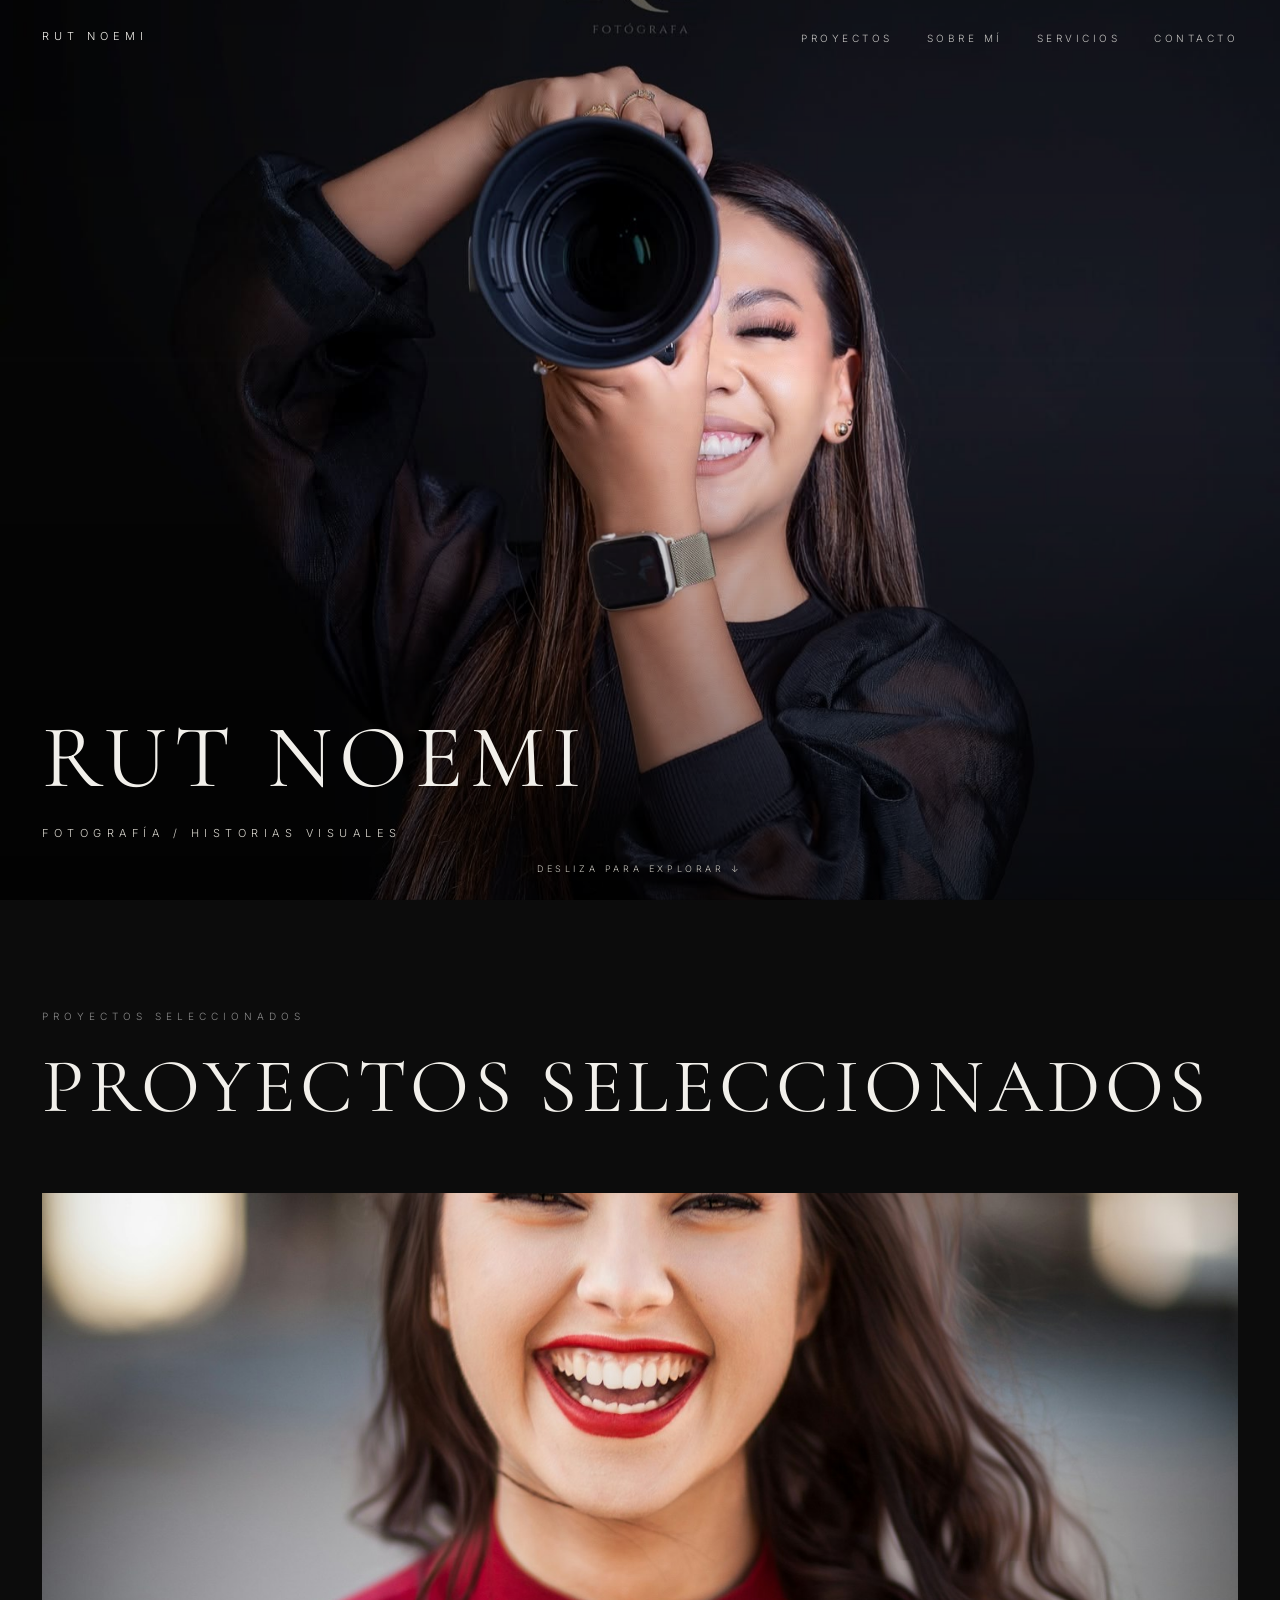
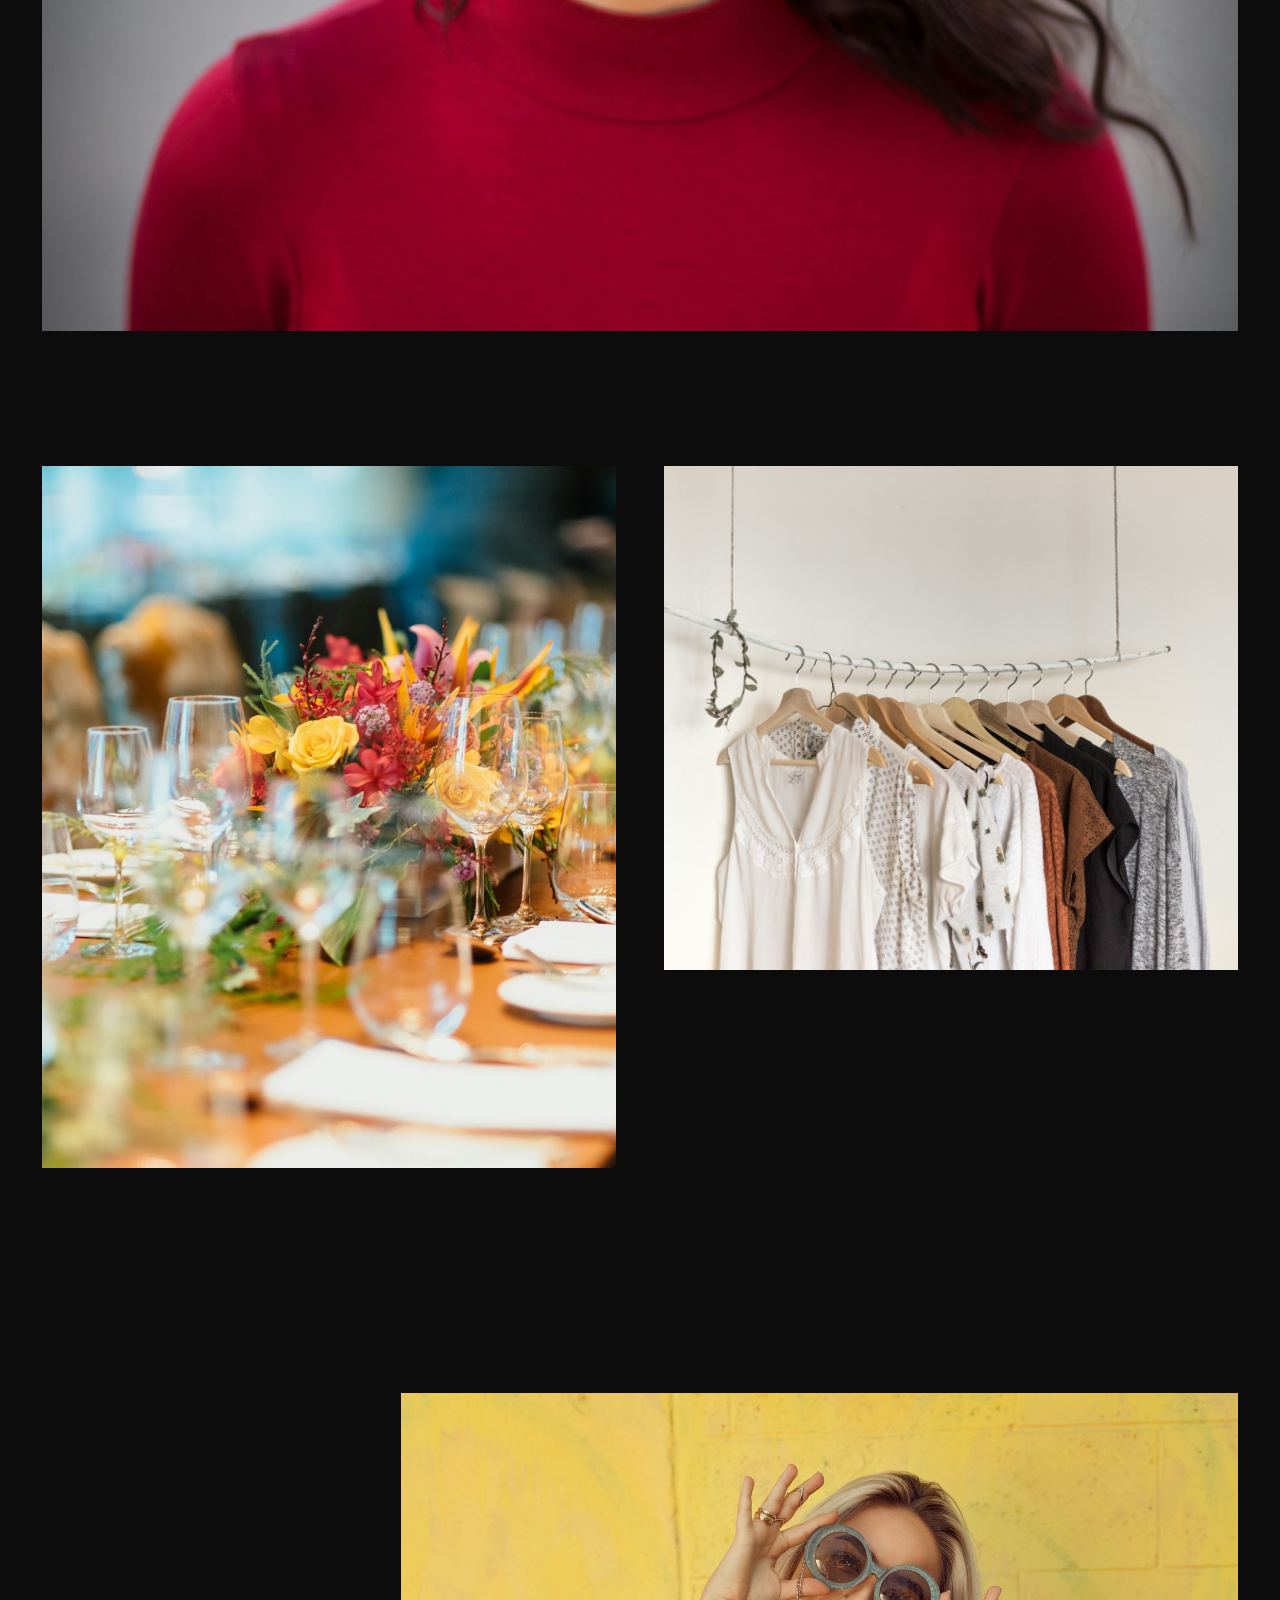
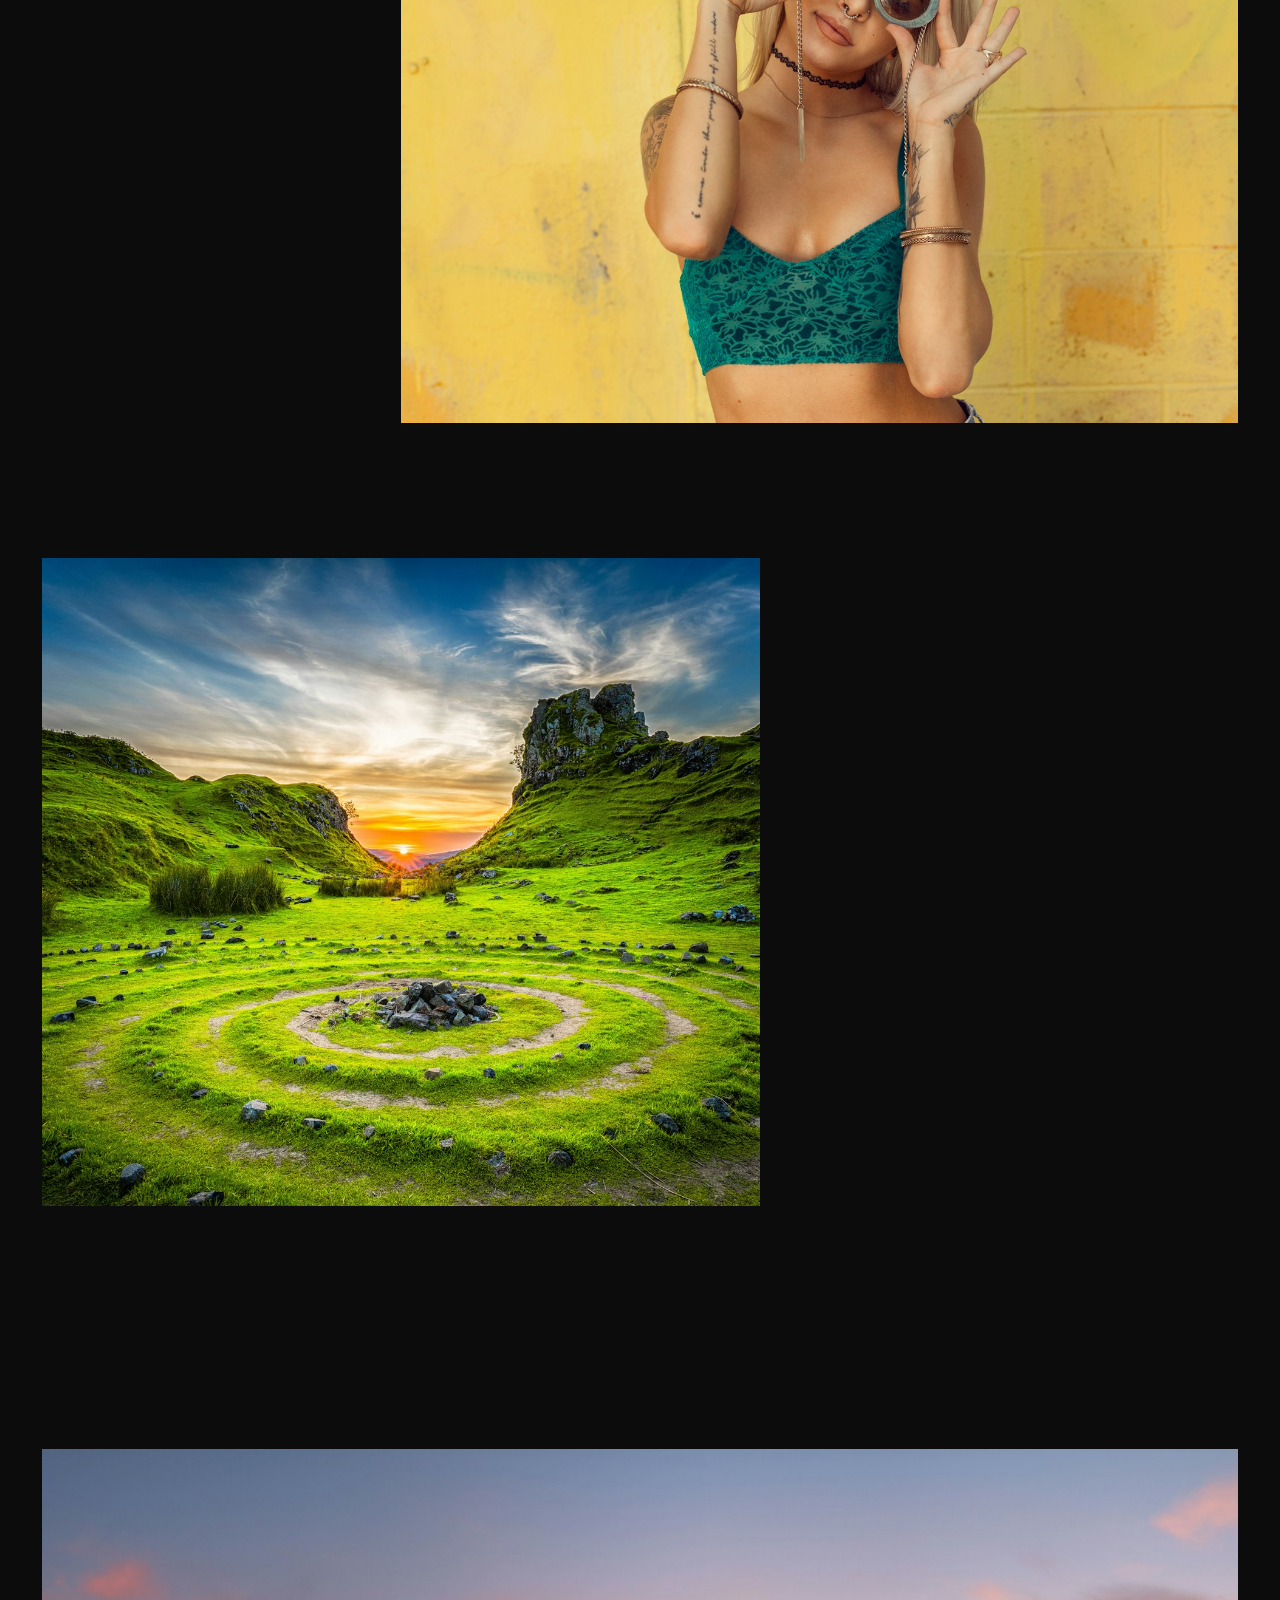
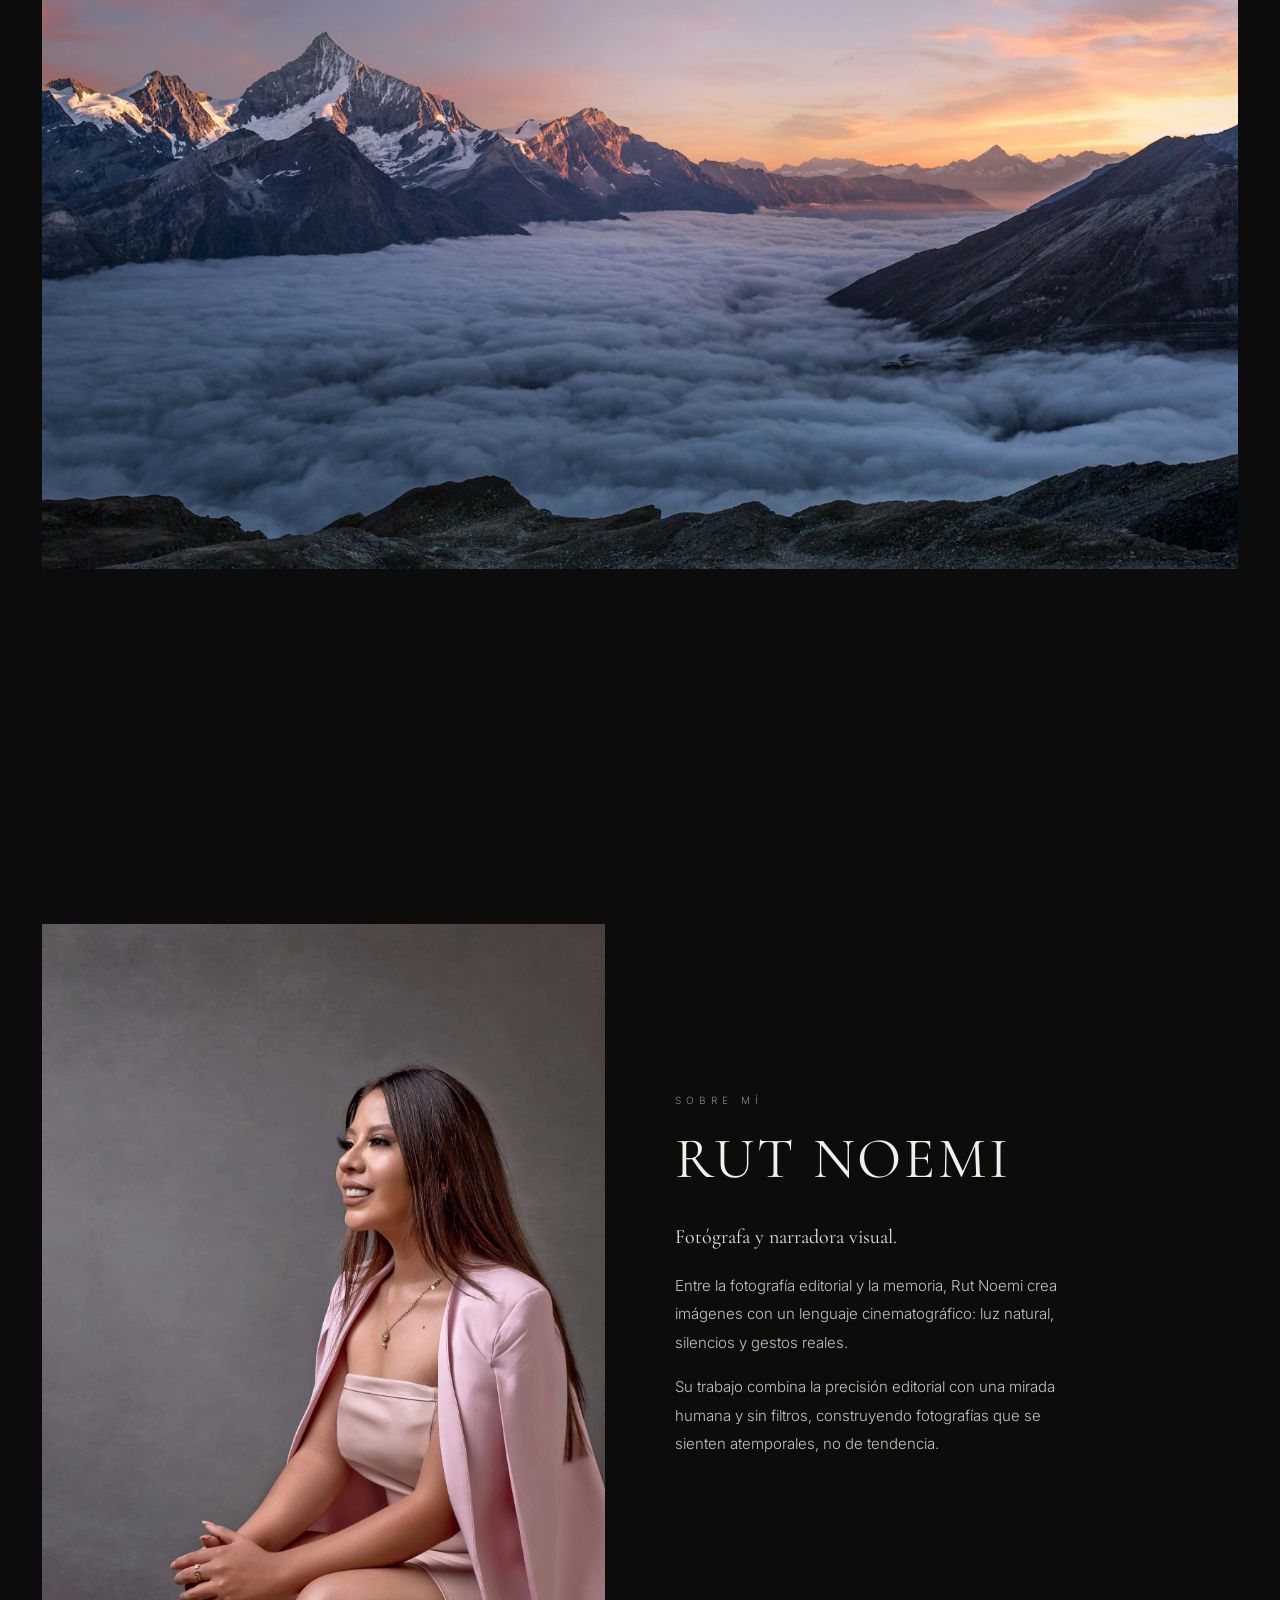
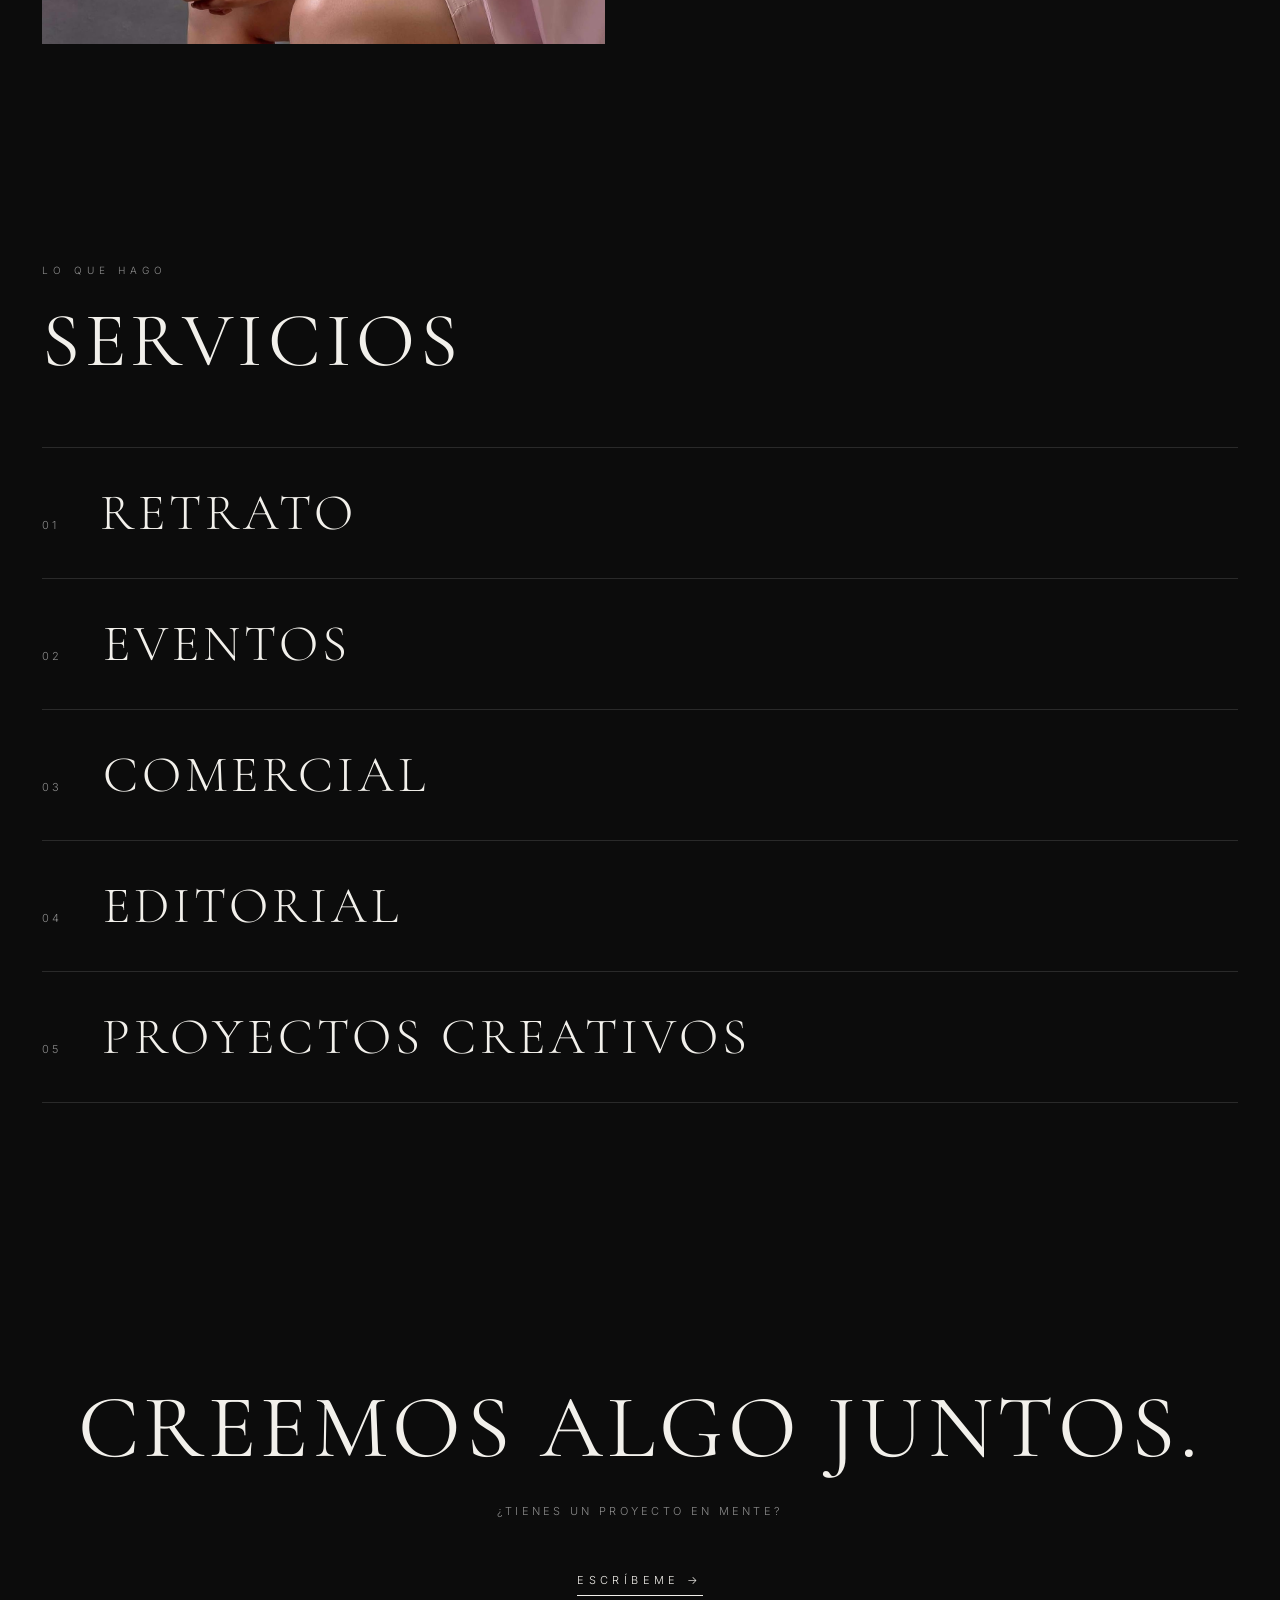
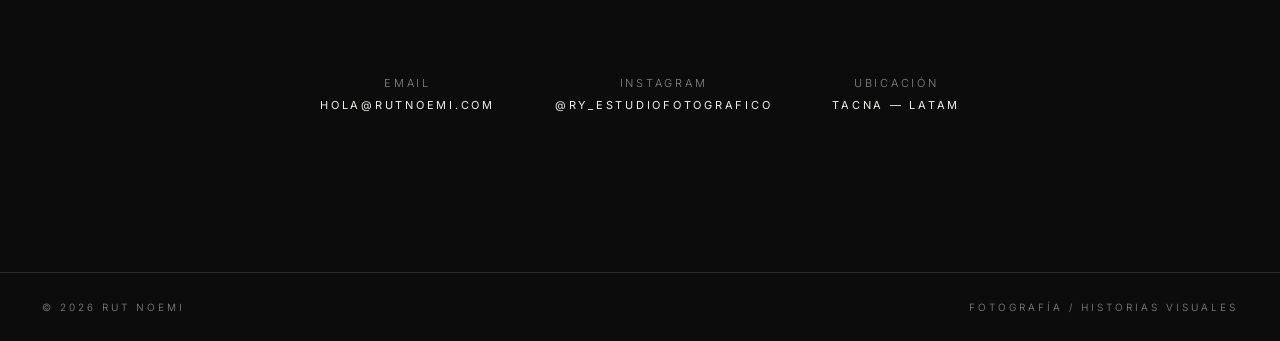
<file: index.html>
<!DOCTYPE html>
<html lang="es">
<head>
<meta charset="UTF-8">
<meta name="viewport" content="width=device-width, initial-scale=1.0">
<title>Rut Noemi — Fotografía / Historias Visuales</title>
<link href="https://fonts.googleapis.com/css2?family=Cormorant+Garamond:ital,wght@0,300;0,400;0,500;1,400&family=Inter:wght@300;400;500&display=swap" rel="stylesheet">
<link rel="stylesheet" href="css/style.css">
</head>
<body>

<header>
  <a class="brand" href="#top">RUT NOEMI</a>
  <nav>
    <ul>
      <li><a href="#work">Proyectos</a></li>
      <li><a href="#about">Sobre Mí</a></li>
      <li><a href="#services">Servicios</a></li>
      <li><a href="#contact">Contacto</a></li>
    </ul>
  </nav>
  <button class="menu-btn">Menú</button>
</header>

<div id="menu">
  <button id="close-menu">Cerrar</button>
  <a href="#work">Proyectos</a>
  <a href="#about">Sobre Mí</a>
  <a href="#services">Servicios</a>
  <a href="#contact">Contacto</a>
</div>

<!-- HERO -->
<section class="hero" id="top" style="padding:0;">
  <img src="assets/hero.jpg" alt="Rut Noemi — Portada">
  <div class="hero-caption">
    <h1>RUT NOEMI</h1>
    <p>FOTOGRAFÍA / HISTORIAS VISUALES</p>
  </div>
  <div class="scroll-hint">DESLIZA PARA EXPLORAR ↓</div>
</section>

<!-- WORK -->
<section class="work" id="work">
  <span class="kicker">Proyectos Seleccionados</span>
  <h2 class="section-title">PROYECTOS SELECCIONADOS</h2>

  <figure>
    <a href="project.html?id=portraits">
      <div class="frame w-full" style="height:82vh;"><img src="assets/portrait3.jpg" alt="Retratos"></div>
    </a>
    <figcaption><span class="t">RETRATOS</span><span class="c">Retrato — 2026</span></figcaption>
  </figure>

  <div class="row2">
    <figure class="tall">
      <a href="project.html?id=events"><div class="frame" style="height:78vh;"><img src="assets/events2.jpg" alt="Eventos"></div></a>
      <figcaption><span class="t">EVENTOS</span><span class="c">Evento — 2026</span></figcaption>
    </figure>
    <figure>
      <a href="project.html?id=commercial"><div class="frame" style="height:56vh;"><img src="assets/commercial2.jpg" alt="Comercial"></div></a>
      <figcaption><span class="t">COMERCIAL</span><span class="c">Comercial — 2026</span></figcaption>
    </figure>
  </div>

  <figure class="w-70" style="margin-left:auto;margin-top:90px;">
    <a href="project.html?id=editorial"><div class="frame" style="height:70vh;"><img src="assets/editorial1.jpg" alt="Editorial"></div></a>
    <figcaption><span class="t">EDITORIAL</span><span class="c">Editorial — 2026</span></figcaption>
  </figure>

  <figure class="w-60">
    <a href="project.html?id=fine-art"><div class="frame" style="height:72vh;"><img src="assets/fineart2.jpg" alt="Fine Art"></div></a>
    <figcaption><span class="t">ARTE</span><span class="c">Arte — 2026</span></figcaption>
  </figure>

  <div class="spacer"></div>

  <figure class="w-full">
    <a href="project.html?id=personal"><div class="frame" style="height:80vh;"><img src="assets/personal3.jpg" alt="Proyectos Personales"></div></a>
    <figcaption><span class="t">PROYECTOS PERSONALES</span><span class="c">Personal — 2026</span></figcaption>
  </figure>
</section>

<!-- ABOUT -->
<section id="about">
  <div class="about-grid">
    <div class="frame"><img src="assets/about.jpg" alt="Rut Noemi"></div>
    <div>
      <span class="kicker">Sobre Mí</span>
      <h2>RUT NOEMI</h2>
      <p class="serif" style="font-size:20px;color:#e8e5dd;">Fotógrafa y narradora visual.</p>
      <p>Entre la fotografía editorial y la memoria, Rut Noemi crea imágenes con un lenguaje cinematográfico: luz natural, silencios y gestos reales.</p>
      <p>Su trabajo combina la precisión editorial con una mirada humana y sin filtros, construyendo fotografías que se sienten atemporales, no de tendencia.</p>
    </div>
  </div>
</section>

<!-- SERVICES -->
<section class="services" id="services">
  <span class="kicker">Lo Que Hago</span>
  <h2 class="section-title">SERVICIOS</h2>
  <ul>
    <li><span class="num">01</span><span class="name">Retrato</span></li>
    <li><span class="num">02</span><span class="name">Eventos</span></li>
    <li><span class="num">03</span><span class="name">Comercial</span></li>
    <li><span class="num">04</span><span class="name">Editorial</span></li>
    <li><span class="num">05</span><span class="name">Proyectos Creativos</span></li>
  </ul>
</section>

<!-- CONTACT -->
<section class="contact" id="contact">
  <h2>CREEMOS ALGO JUNTOS.</h2>
  <small>¿Tienes un proyecto en mente?</small>
  <a class="btn" href="mailto:hola@rutnoemi.com">ESCRÍBEME →</a>
  <div class="contact-meta">
    <span>Email<b>hola@rutnoemi.com</b></span>
    <span>Instagram<b><a href="https://www.instagram.com/ry_estudiofotografico?stkn=MXd1YW4zcHk5NzRjbA==" target="_blank">@ry_estudiofotografico</a></b></span>
    <span>Ubicación<b>Tacna — LATAM</b></span>
  </div>
</section>

<footer>
  <span>© 2026 Rut Noemi</span>
  <span>Fotografía / Historias Visuales</span>
</footer>

<script src="js/main.js"></script>
</body>
</html>
</file>
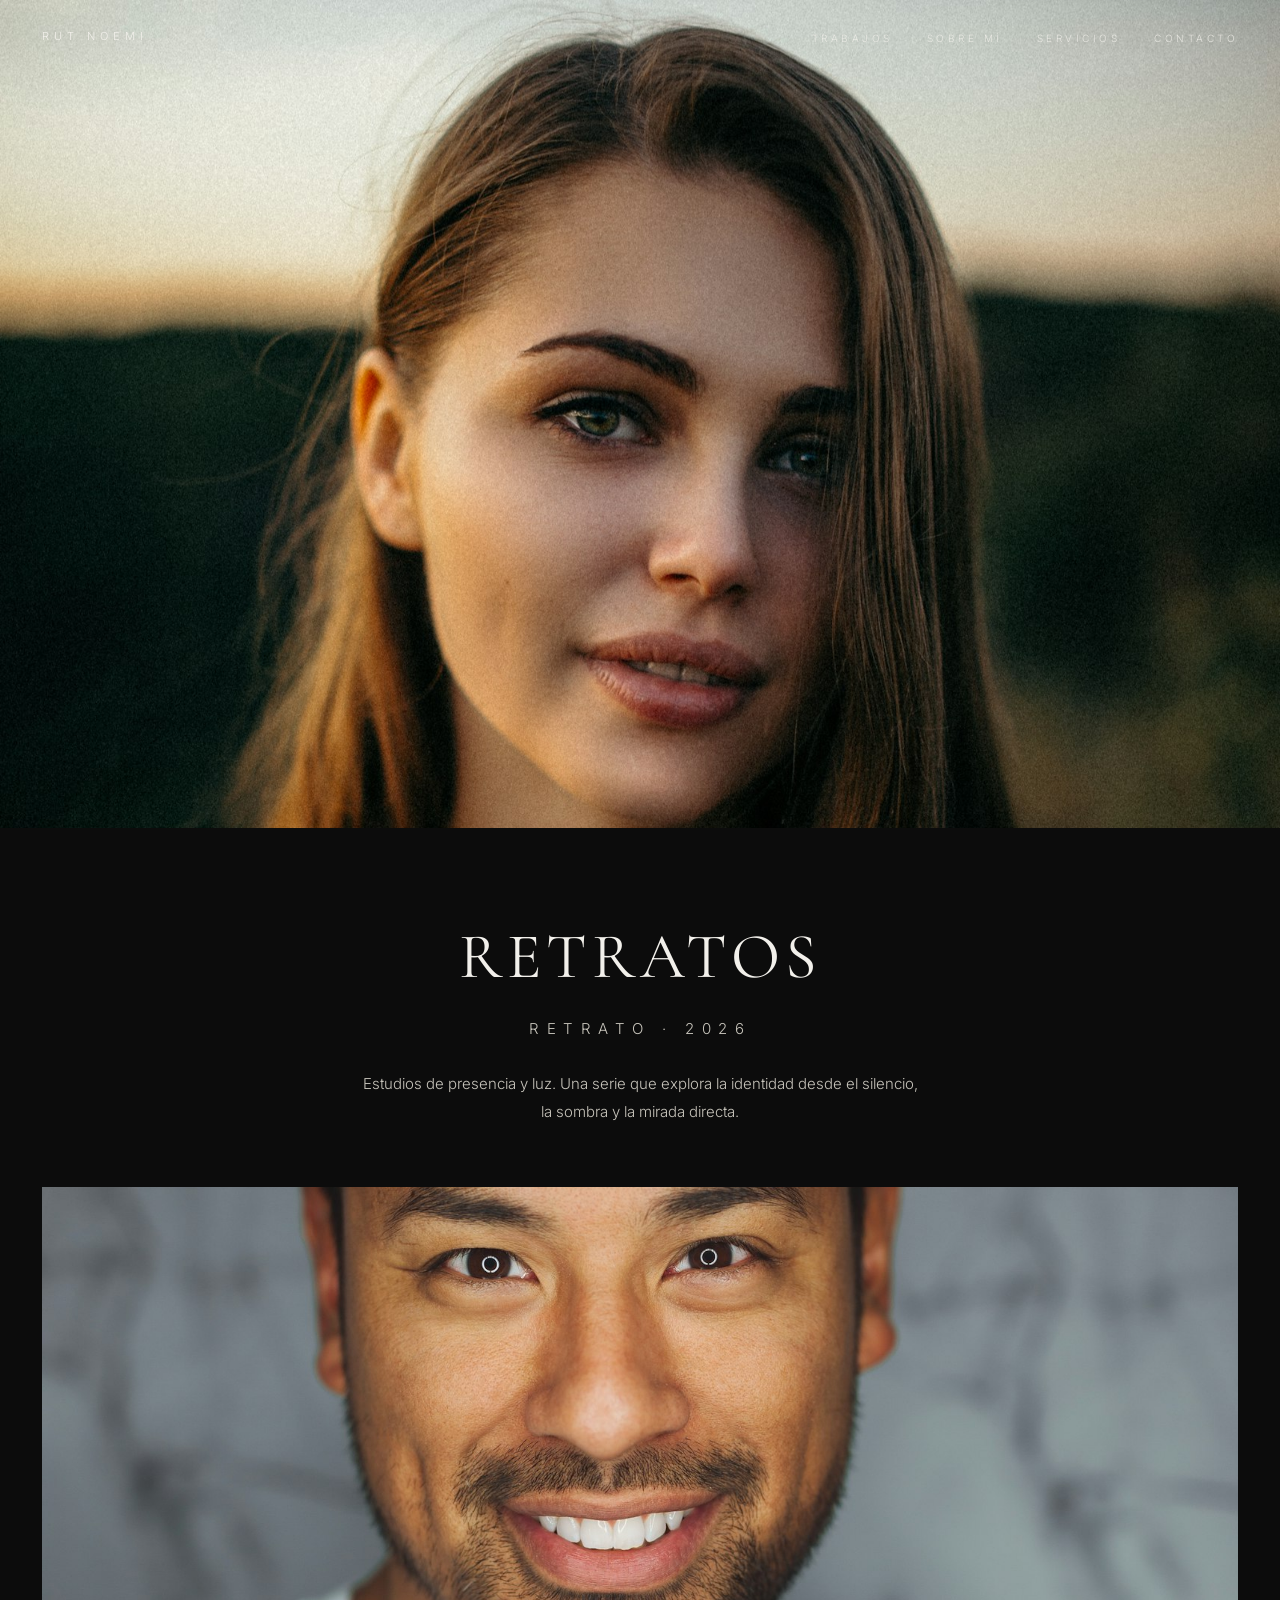
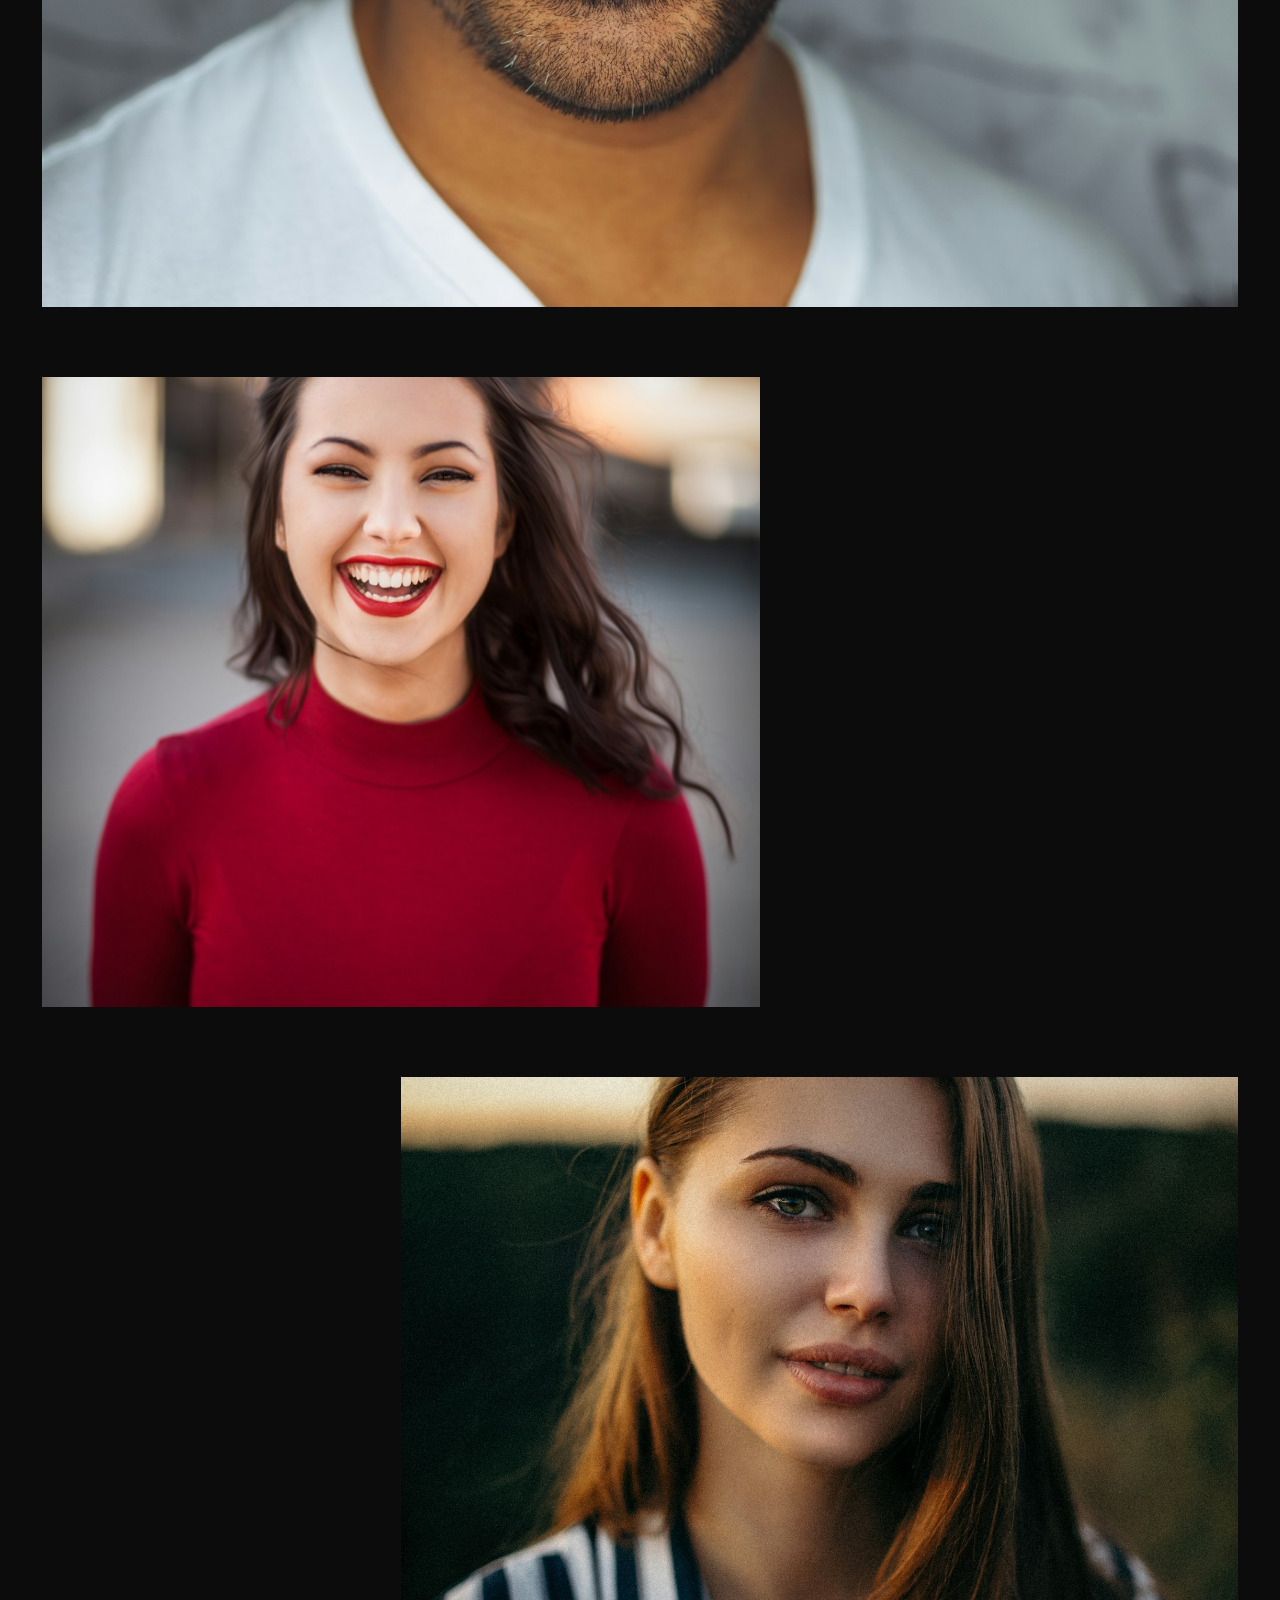
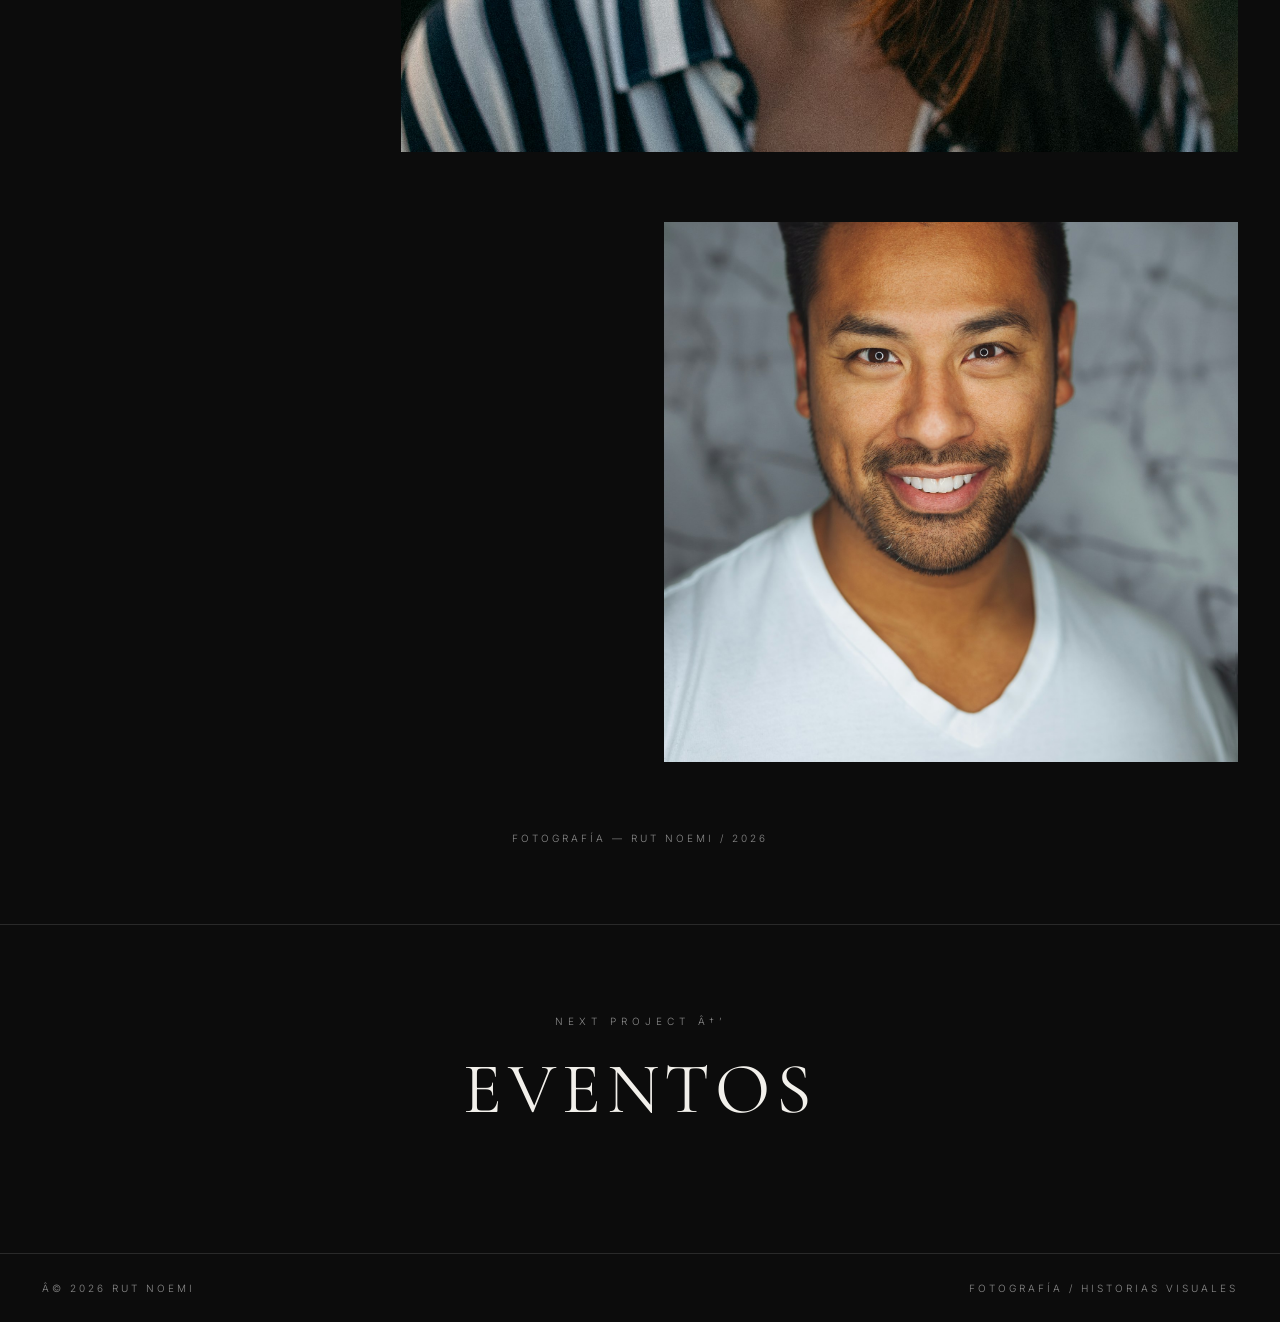
<file: project.html>
﻿<!DOCTYPE html>
<html lang="en">
<head>
<meta charset="UTF-8">
<meta name="viewport" content="width=device-width, initial-scale=1.0">
<title>Project â€” RUT NOEMI</title>
<link href="https://fonts.googleapis.com/css2?family=Cormorant+Garamond:ital,wght@0,300;0,400;0,500;1,400&family=Inter:wght@300;400;500&display=swap" rel="stylesheet">
<link rel="stylesheet" href="css/style.css">
</head>
<body>

<header>
  <a class="brand" href="index.html">RUT NOEMI</a>
  <nav>
    <ul>
      <li><a href="index.html#work">Trabajos</a></li>
      <li><a href="index.html#about">Sobre Mí</a></li>
      <li><a href="index.html#services">Servicios</a></li>
      <li><a href="index.html#contact">Contacto</a></li>
    </ul>
  </nav>
  <button class="menu-btn">Menú</button>
</header>

<div id="menu">
  <button id="close-menu">Cerrar</button>
  <a href="index.html#work">Trabajos</a>
  <a href="index.html#about">Sobre Mí</a>
  <a href="index.html#services">Servicios</a>
  <a href="index.html#contact">Contacto</a>
</div>

<section class="project-hero" style="padding:0;">
  <img id="p-hero" src="assets/hero.jpg" alt="Project hero">
</section>

<div class="project-intro">
  <h1 id="p-title">â€”</h1>
  <p class="kicker" id="p-meta" style="margin-bottom:26px;">â€”</p>
  <p id="p-desc">â€”</p>
</div>

<div class="gallery" id="gallery"></div>

<p class="credits" id="credits">â€”</p>

<a class="next-project" id="next-link" href="#">
  <span>NEXT PROJECT â†’</span>
  <h3 id="next-name">â€”</h3>
</a>

<footer>
  <span>Â© 2026 RUT NOEMI</span>
  <span>Fotografía / Historias Visuales</span>
</footer>

<script src="js/main.js"></script>
<script src="js/projects.js"></script>
<script>
// re-observe gallery figures created dynamically
const io2 = new IntersectionObserver((entries) => {
  entries.forEach(e => { if (e.isIntersecting) { e.target.classList.add('in'); io2.unobserve(e.target); } });
}, { threshold: 0.1 });
document.querySelectorAll('#gallery figure').forEach(el => io2.observe(el));
</script>
</body>
</html>
</file>
<file: css/style.css>
:root{
  --black:#0c0c0c;
  --ink:#111111;
  --paper:#f2f0eb;
  --gray:#8b8b8b;
  --line:#2a2a2a;
}
*{margin:0;padding:0;box-sizing:border-box;}
html{scroll-behavior:smooth;}
body{
  background:var(--black);
  color:var(--paper);
  font-family:'Inter',sans-serif;
  font-weight:300;
  -webkit-font-smoothing:antialiased;
  overflow-x:hidden;
}
::selection{background:var(--paper);color:var(--black);}
img{display:block;width:100%;height:100%;object-fit:cover;}
a{color:inherit;text-decoration:none;}
.serif{font-family:'Cormorant Garamond',serif;font-weight:400;}

/* ---------- NAV ---------- */
header{
  position:fixed;top:0;left:0;right:0;z-index:100;
  display:flex;justify-content:space-between;align-items:center;
  padding:26px 42px;
  transition:background .5s ease, padding .5s ease;
}
header.scrolled{background:rgba(12,12,12,.75);backdrop-filter:blur(12px);padding:16px 42px;}
.brand{font-size:11px;letter-spacing:.45em;text-transform:uppercase;}
nav ul{display:flex;gap:34px;list-style:none;}
nav a{font-size:10px;letter-spacing:.35em;text-transform:uppercase;color:var(--paper);position:relative;padding:4px 0;opacity:.8;transition:opacity .3s;}
nav a::after{content:'';position:absolute;left:0;bottom:0;width:0;height:1px;background:var(--paper);transition:width .4s cubic-bezier(.65,0,.35,1);}
nav a:hover{opacity:1;}
nav a:hover::after{width:100%;}
.menu-btn{display:none;background:none;border:none;color:var(--paper);font-size:10px;letter-spacing:.35em;cursor:pointer;text-transform:uppercase;}

/* mobile menu */
#menu{
  position:fixed;inset:0;background:var(--black);z-index:200;
  display:flex;flex-direction:column;justify-content:center;align-items:center;gap:26px;
  opacity:0;visibility:hidden;transition:opacity .5s ease, visibility .5s;
}
#menu.open{opacity:1;visibility:visible;}
#menu a{font-family:'Cormorant Garamond',serif;font-size:clamp(34px,9vw,56px);letter-spacing:.1em;transition:opacity .3s;}
#menu a:hover{opacity:.5;}
#close-menu{position:absolute;top:26px;right:42px;background:none;border:none;color:var(--paper);font-size:10px;letter-spacing:.35em;cursor:pointer;}

/* ---------- HERO ---------- */
.hero{position:relative;height:100vh;width:100%;overflow:hidden;}
.hero img{animation:heroZoom 9s ease-out forwards;transform:scale(1.05);object-position:center 30%;}
@keyframes heroZoom{to{transform:scale(1);}}
.hero::after{content:'';position:absolute;inset:0;background:linear-gradient(to bottom,rgba(0,0,0,.25),rgba(0,0,0,0) 40%,rgba(0,0,0,.55));}
.hero-caption{position:absolute;inset:0;z-index:2;display:flex;flex-direction:column;justify-content:flex-end;padding:0 42px 60px;}
.hero-caption h1{font-family:'Cormorant Garamond',serif;font-size:clamp(42px,7vw,96px);letter-spacing:.08em;font-weight:400;animation:rise 1.4s ease .3s both;}
.hero-caption p{font-size:11px;letter-spacing:.5em;text-transform:uppercase;margin-top:14px;color:#d8d5cd;animation:rise 1.4s ease .7s both;}
.scroll-hint{position:absolute;bottom:26px;left:50%;transform:translateX(-50%);z-index:2;font-size:9px;letter-spacing:.4em;text-transform:uppercase;color:#c9c6be;animation:fadein 2s ease 1.6s both, pulse 3s ease-in-out 3s infinite;}
@keyframes rise{from{opacity:0;transform:translateY(30px);}to{opacity:1;transform:none;}}
@keyframes fadein{from{opacity:0;}to{opacity:1;}}
@keyframes pulse{0%,100%{opacity:.9;}50%{opacity:.35;}}

/* ---------- SECTIONS ---------- */
section{padding:110px 42px;}
.section-title{font-family:'Cormorant Garamond',serif;font-size:clamp(38px,6vw,84px);font-weight:400;letter-spacing:.06em;margin-bottom:60px;}
.kicker{font-size:10px;letter-spacing:.5em;text-transform:uppercase;color:var(--gray);display:block;margin-bottom:18px;}

/* ---------- WORK ---------- */
.work figure{margin-bottom:90px;opacity:0;transform:translateY(50px);transition:opacity 1s ease,transform 1s ease;}
.work figure.in{opacity:1;transform:none;}
.frame{overflow:hidden;position:relative;}
.frame img{transition:transform 1.4s cubic-bezier(.19,1,.22,1);}
figure:hover .frame img{transform:scale(1.06);}
figcaption{display:flex;justify-content:space-between;align-items:baseline;margin-top:16px;}
figcaption .t{font-family:'Cormorant Garamond',serif;font-size:24px;letter-spacing:.12em;opacity:0;transform:translateY(10px);transition:all .6s ease .1s;}
figcaption .c{font-size:10px;letter-spacing:.35em;text-transform:uppercase;color:var(--gray);opacity:0;transform:translateY(10px);transition:all .6s ease .2s;}
figure:hover figcaption .t,figure:hover figcaption .c{opacity:1;transform:none;}
.w-full{width:100%;max-height:88vh;}
.w-full .frame{height:82vh;}
.w-70{width:70%;margin-left:auto;}
.w-60{width:60%;}
.w-50{width:48%;}
.row2{display:flex;gap:4%;align-items:flex-start;}
.row2 figure{width:48%;}
.row2 .tall .frame{height:78vh;}
.row2 figure:not(.tall) .frame{height:56vh;}
.spacer{height:12vh;}

/* ---------- ABOUT ---------- */
.about-grid{display:grid;grid-template-columns:1fr 1fr;gap:70px;align-items:center;}
.about-grid .frame{height:80vh;overflow:hidden;}
.about-grid .frame img{transition:transform 1.4s ease;}
.about-grid .frame:hover img{transform:scale(1.05);}
.about-grid h2{font-family:'Cormorant Garamond',serif;font-size:clamp(34px,4.5vw,60px);font-weight:400;letter-spacing:.05em;margin-bottom:24px;}
.about-grid p{color:#c7c4bb;line-height:1.9;font-size:15px;max-width:46ch;margin-bottom:16px;}

/* ---------- SERVICES ---------- */
.services ul{list-style:none;border-top:1px solid var(--line);}
.services li{display:flex;align-items:baseline;gap:40px;padding:34px 0;border-bottom:1px solid var(--line);transition:padding .5s ease;}
.services li:hover{padding-left:24px;}
.services .num{font-size:11px;letter-spacing:.3em;color:var(--gray);}
.services .name{font-family:'Cormorant Garamond',serif;font-size:clamp(28px,4vw,52px);letter-spacing:.08em;text-transform:uppercase;transition:opacity .4s;}
.services li:hover .name{opacity:.6;}

/* ---------- CONTACT ---------- */
.contact{text-align:center;padding:160px 42px;}
.contact h2{font-family:'Cormorant Garamond',serif;font-size:clamp(40px,7vw,100px);font-weight:400;letter-spacing:.05em;margin-bottom:22px;}
.contact small{display:block;color:var(--gray);letter-spacing:.3em;text-transform:uppercase;font-size:11px;margin-bottom:50px;}
.btn{display:inline-block;font-size:11px;letter-spacing:.4em;text-transform:uppercase;border-bottom:1px solid var(--paper);padding-bottom:8px;transition:opacity .3s, letter-spacing .4s;}
.btn:hover{opacity:.6;letter-spacing:.55em;}
.contact-meta{display:flex;justify-content:center;gap:60px;margin-top:80px;font-size:11px;letter-spacing:.25em;text-transform:uppercase;color:var(--gray);flex-wrap:wrap;}
.contact-meta span{display:block;}
.contact-meta b{display:block;color:var(--paper);font-weight:400;margin-top:8px;}

footer{display:flex;justify-content:space-between;padding:28px 42px;border-top:1px solid var(--line);font-size:10px;letter-spacing:.3em;text-transform:uppercase;color:var(--gray);}

/* ---------- PROJECT PAGE ---------- */
.project-hero{height:92vh;position:relative;overflow:hidden;}
.project-hero img{animation:heroZoom 7s ease-out forwards;transform:scale(1.05);object-position:center 20%;}
.project-intro{max-width:640px;margin:90px auto 60px;padding:0 42px;text-align:center;}
.project-intro h1{font-family:'Cormorant Garamond',serif;font-size:clamp(36px,5vw,64px);font-weight:400;letter-spacing:.08em;margin-bottom:20px;}
.project-intro p{color:#c7c4bb;line-height:1.9;font-size:15px;}
.gallery{padding:0 42px;max-width:1600px;margin:0 auto;}
.gallery figure{margin-bottom:70px;opacity:0;transform:translateY(50px);transition:opacity 1s ease,transform 1s ease;}
.gallery figure.in{opacity:1;transform:none;}
.gallery .frame{overflow:hidden;}
.gallery .frame img{transition:transform 1.4s cubic-bezier(.19,1,.22,1);}
.gallery figure:hover .frame img{transform:scale(1.05);}
.credits{padding:0 42px 40px;font-size:10px;letter-spacing:.3em;text-transform:uppercase;color:var(--gray);text-align:center;}
.next-project{display:block;text-align:center;padding:90px 42px 120px;border-top:1px solid var(--line);margin-top:40px;}
.next-project span{font-size:10px;letter-spacing:.5em;text-transform:uppercase;color:var(--gray);display:block;margin-bottom:18px;}
.next-project h3{font-family:'Cormorant Garamond',serif;font-size:clamp(34px,6vw,72px);font-weight:400;letter-spacing:.08em;transition:opacity .4s;}
.next-project:hover h3{opacity:.6;}

/* ---------- RESPONSIVE ---------- */
@media(max-width:1200px) and (min-width:901px){
  .w-70,.w-60{width:85%;}
  .w-50{width:100%;margin-left:0 !important;}
  section{padding:90px 32px;}
}
@media(max-width:900px){
  .hero img{object-position:center 15%;}
  .project-hero img{object-position:center 20%;}
  .hero-caption{padding:0 24px 40px;}
  nav ul{display:none;}
  .menu-btn{display:block;}
  section{padding:80px 24px;}
  header,#close-menu,header.scrolled{padding-left:24px;padding-right:24px;}
  .about-grid{grid-template-columns:1fr;gap:40px;}
  .about-grid .frame{height:60vh;}
  .row2{flex-direction:column;}
  .row2 figure{width:100%;}
  .w-70,.w-60,.w-50{width:100%;}
  .w-full .frame{height:60vh;}
  footer{flex-direction:column;gap:10px;text-align:center;}
}
</file>
